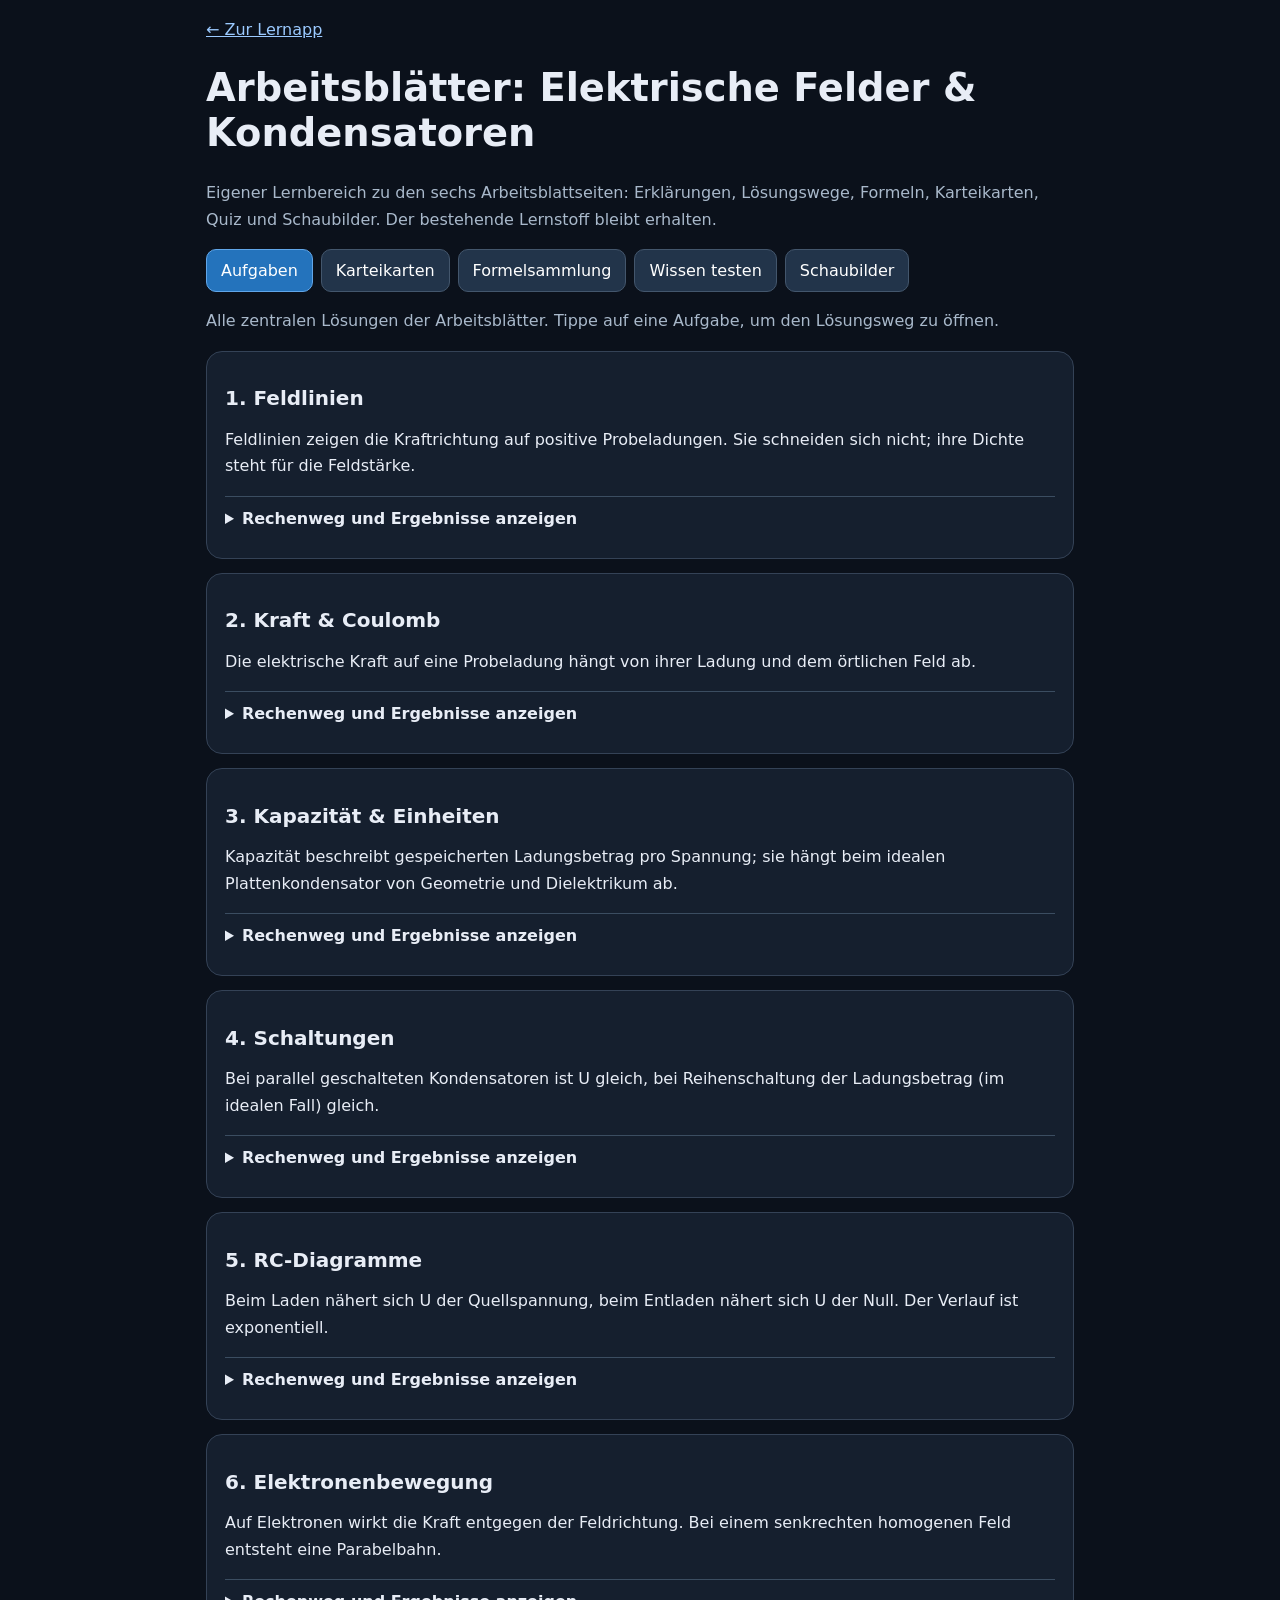
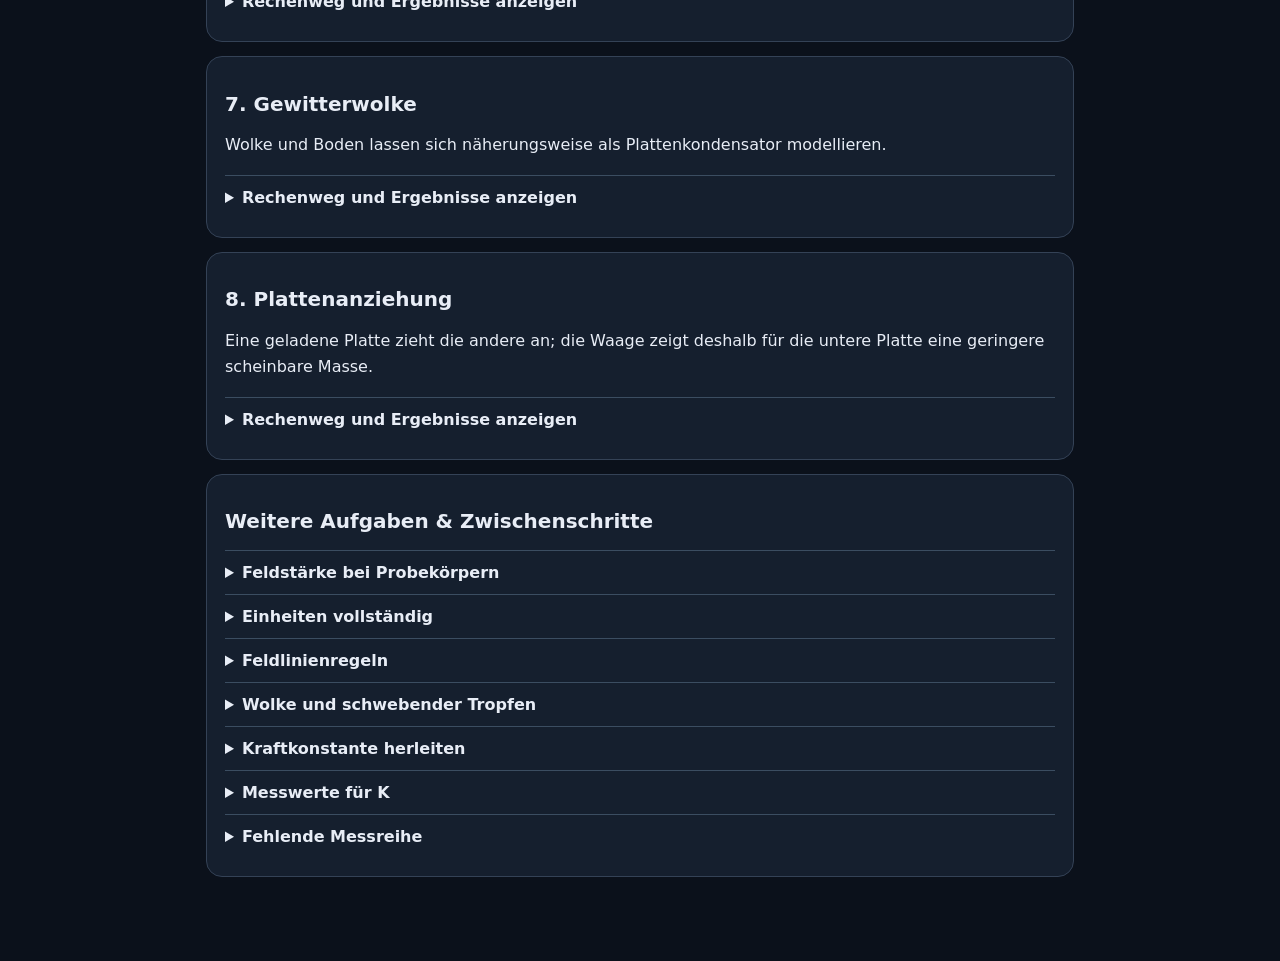
<file: arbeitsblaetter.html>
<!doctype html><html lang="de"><head><meta charset="utf-8"><meta name="viewport" content="width=device-width,initial-scale=1"><title>Arbeitsblätter · Physik Q1</title><style>
:root{color-scheme:dark;font:16px system-ui;background:#0b111b;color:#e8edf6}*{box-sizing:border-box}body{margin:0}main{max-width:900px;margin:auto;padding:20px 16px 70px}a{color:#9bcaff}h1{font-size:clamp(1.6rem,5vw,2.4rem)}h2{font-size:1.25rem}p{line-height:1.65}.muted{color:#a9b9cb}.panel{background:#151f2e;border:1px solid #344256;border-radius:16px;padding:18px;margin:14px 0}.nav{display:flex;gap:8px;flex-wrap:wrap}button{border:1px solid #43566c;border-radius:10px;background:#22344a;color:white;padding:11px 14px;cursor:pointer;font:inherit}button.active,.primary{background:#2473bc;border-color:#61a6e9}button:focus-visible{outline:3px solid #ffce69}input{background:#101927;color:white;border:1px solid #63758b;border-radius:8px;padding:10px;font:inherit;max-width:100%}.card{min-height:185px}.formula{font-size:1.18rem;color:#bce3ff;background:#0c1826;border-radius:10px;padding:12px;margin:10px 0;overflow:auto}details{border-top:1px solid #3b4d61;padding:12px 0}summary{cursor:pointer;font-weight:600}.tag{color:#9bd4ae;font-size:.85rem}svg{width:100%;max-width:560px;height:auto;display:block;margin:10px auto}.quizOption{display:block;width:100%;margin:8px 0;text-align:left}.correct{border-color:#4ec38b}.wrong{border-color:#ef8585}#feedback{min-height:32px}small{color:#b6c4d5}table{width:100%;border-collapse:collapse}td,th{padding:9px;border-bottom:1px solid #394a5f;text-align:left}@media(prefers-reduced-motion:reduce){*{scroll-behavior:auto!important}}.math{font-family:Cambria,"STIX Two Math","Times New Roman",serif;font-size:1.3rem;line-height:1.45;white-space:normal}.frac{display:inline-flex;vertical-align:middle;flex-direction:column;align-items:center;line-height:1.2;margin:0 .14em;font-size:.92em}.frac>span:first-child{border-bottom:1.5px solid currentColor;padding:0 .2em .13em}.frac>span:last-child{padding:.13em .2em 0}.formula td{vertical-align:middle}@media(max-width:520px){.math{font-size:1.08rem}td,th{padding:7px 5px}}</style></head><body><main><a href="index.html">← Zur Lernapp</a><h1>Arbeitsblätter: Elektrische Felder & Kondensatoren</h1><p class="muted">Eigener Lernbereich zu den sechs Arbeitsblattseiten: Erklärungen, Lösungswege, Formeln, Karteikarten, Quiz und Schaubilder. Der bestehende Lernstoff bleibt erhalten.</p><div class="nav" id="tabs"><button class="active" data-view="tasks">Aufgaben</button><button data-view="cards">Karteikarten</button><button data-view="formulas">Formelsammlung</button><button data-view="quiz">Wissen testen</button><button data-view="visuals">Schaubilder</button></div><section id="content" aria-live="polite"></section></main><script>
const topics=[
["Feldlinien","Feldlinien zeigen die Kraftrichtung auf positive Probeladungen. Sie schneiden sich nicht; ihre Dichte steht für die Feldstärke.","Positive zu negative Ladung; zwei negative Ladungen werden nicht durch Feldlinien verbunden. Zwischen idealen parallelen Platten verlaufen Feldlinien parallel.","E = F / |q|","Bei gleichen negativen Ladungen ist E im Mittelpunkt null."],
["Kraft & Coulomb","Die elektrische Kraft auf eine Probeladung hängt von ihrer Ladung und dem örtlichen Feld ab.","Bei Q₁=+1 µC, Q₂=−1 µC und r=2 m ergibt sich F=2,25·10⁻³ N; bei 4 m nur 5,62·10⁻⁴ N.","F = |q| E; F = k |Q₁ Q₂| / r²","Verdoppelter Abstand bedeutet ein Viertel der Kraft."],
["Kapazität & Einheiten","Kapazität beschreibt gespeicherten Ladungsbetrag pro Spannung; sie hängt beim idealen Plattenkondensator von Geometrie und Dielektrikum ab.","Kreisplatten: Durchmesser 25,5 cm → Radius 0,1275 m → A=πr²=0,05107 m²; d=0,0015 m; C=3,01·10⁻¹⁰ F ≈301 pF.","C = Q / U = ε₀ εᵣ A / d","1 µF=1000 nF; 1 nF=1000 pF; 1 pF=10⁻¹² F."],
["Schaltungen","Bei parallel geschalteten Kondensatoren ist U gleich, bei Reihenschaltung der Ladungsbetrag (im idealen Fall) gleich.","Reihe 2 nF und 150 pF → 139,5 pF. Parallel 20 pF und 4 pF →24 pF. Reihe(1 nF,2 nF) parallel 4 nF →4,667 nF. Parallel(10 pF,15 pF) in Reihe mit 50 pF →16,667 pF.","Cparallel = C₁ + C₂; 1 / Creihe = 1 / C₁ + 1 / C₂","Zuerst eindeutig verbundene Teilgruppen zusammenfassen."],
["RC-Diagramme","Beim Laden nähert sich U der Quellspannung, beim Entladen nähert sich U der Null. Der Verlauf ist exponentiell.","Nach einer Zeitkonstante τ=RC: Laden 63,2 % der Endspannung, Entladen 36,8 % der Anfangsspannung. Nach 5τ: 99,3 % bzw. 0,67 %.","Uent(t) = U₀ e^(−t/RC); Ulad(t) = U₀ (1−e^(−t/RC))","Aufladen ist in der App als Zusatzwissen markiert; Entladung bleibt Klausurstoff."],
["Elektronenbewegung","Auf Elektronen wirkt die Kraft entgegen der Feldrichtung. Bei einem senkrechten homogenen Feld entsteht eine Parabelbahn.","E=1000 V/m, Strecke 0,10 m, Start aus Ruhe: a=1,759·10¹⁴ m/s², v=5,93·10⁶ m/s, t=3,37·10⁻⁸ s. Senkrechtes Feld: x maximal 0,20 m bei 0,10 m vertikalem Weg.","a = eE / mₑ; v = √(2as); y = aᵧ x² / (2vₓ²)","Horizontal bleibt vₓ konstant; vertikal steigt der Betrag der Geschwindigkeit."],
["Gewitterwolke","Wolke und Boden lassen sich näherungsweise als Plattenkondensator modellieren.","A=8·10⁶ m², d=400 m, E=1,2·10⁵ V/m: C=1,77·10⁻⁷ F, U=4,8·10⁷ V, Q=8,5 C, W=2,04·10⁸ J. Tropfen Ø2 mm: q≈−3,42·10⁻¹⁰ C.","U=Ed; Q=CU; W=½QU; |q|=mg/E","Bei konstanter Ladung und Fläche bleibt E=Q/(ε₀A) unabhängig vom Abstand."],
["Plattenanziehung","Eine geladene Platte zieht die andere an; die Waage zeigt deshalb für die untere Platte eine geringere scheinbare Masse.","Quadrat a=0,280 m, d=0,006 m: C≈1,16·10⁻¹⁰ F. Messwerte ergeben K≈9,70·10⁻⁹ N/V², Theorie K≈9,64·10⁻⁹ N/V².","F = ½ ε₀ A U² / d² = K U²; K = ½ ε₀ a² / d²","Bei doppelter Spannung wird die Anziehungskraft viermal so groß."]
];
const extra=[
["Feldstärke bei Probekörpern","Q₁=4·10⁻⁹ C, F₁=10⁻³ N → E=F/|Q|=2,5·10⁵ N/C. Im homogenen Feld gilt E₁=E₂=E₄. Für Q₂=2·10⁻⁹ C ist F₂=5·10⁻⁴ N."],
["Einheiten vollständig","5 nF=5·10⁻⁹ F=5000 pF; 0,1 pF=0,0001 nF=10⁻⁷ µF; 3·10⁻⁶ F=3 µF=3·10⁶ pF; 0,020 F=20 000 µF=20 000 000 nF; 5,5 µF=0,0055 mF=5,5·10⁻⁶ F; 1,78 F=1780 mF=1,78·10⁹ nF."],
["Feldlinienregeln","Von + nach −; Pfeil = Kraft auf positive Probeladung; hohe Liniendichte = großes E; keine Schnittpunkte; im elektrostatischen Gleichgewicht senkrecht zu leitenden Oberflächen; im Leiterinneren E=0."],
["Wolke und schwebender Tropfen","r=0,001 m; V=4πr³/3=4,189·10⁻⁹ m³; m=ρV=4,189·10⁻⁶ kg; Fg=mg=4,109·10⁻⁵ N; |q|=Fg/E=3,42·10⁻¹⁰ C. Da E nach unten zeigt, muss q negativ sein."],
["Kraftkonstante herleiten","F=½EQ; E=U/d; Q=CU; C=ε₀a²/d. Daher F=½(U/d)(ε₀a²U/d)=½ε₀a²U²/d². Vergleich mit F=KU² ergibt K=½ε₀a²/d²."],
["Messwerte für K","U: 1100,1900,3000,4000 V; F: 0,012;0,035;0,086;0,154 N. K=F/U²: 9,917;9,695;9,556;9,625 (jeweils ·10⁻⁹ N/V²). Mittel 9,698·10⁻⁹ N/V², Theorie 9,642·10⁻⁹ N/V², relative Abweichung rund 0,6 %."],
["Fehlende Messreihe","Die im dritten Blatt erwähnte Messreihe zur direkten Bestimmung von ε₀ ist nicht abgebildet. Die letzte Kraftmessreihe ermöglicht eine alternative Bestimmung: ε₀=2Kd²/a²≈8,91·10⁻¹² F/m."]
];
const cards=[
["Wohin zeigen Feldlinien?","Von positiven zu negativen Ladungen; bei isolierter negativer Ladung radial nach innen."],
["Was bedeutet Feldliniendichte?","Dichter = stärkeres Feld. Feldlinien schneiden sich nicht."],
["Wie wirkt die Kraft auf ein Elektron?","Entgegen der Feldrichtung, weil qₑ negativ ist."],
["Wie berechnet man E aus F und q?","E=F/|q|; Einheit N/C = V/m."],
["Warum ist E bei neutralem Körper nicht null?","E ist eine Eigenschaft des Feldes, nicht der Probeladung. Nur die einfache Kraft qE ist bei q=0 null."],
["Coulomb: Was passiert bei doppeltem Abstand?","Die Kraft sinkt auf ein Viertel, da F proportional zu 1/r² ist."],
["Was bedeutet C=Q/U?","Kapazität ist der Ladungsbetrag pro Spannung; Einheit Farad."],
["Was steigert die Kapazität?","Größere Fläche, kleinerer Abstand, höheres εᵣ – begrenzt durch Spannungsfestigkeit."],
["Wie addieren sich parallele Kondensatoren?","Cges=C₁+C₂; die Spannung ist gleich."],
["Wie addieren sich Kondensatoren in Reihe?","1/Cges=1/C₁+1/C₂; Cges ist kleiner als jede Einzelkapazität."],
["Was ist τ?","Zeitkonstante τ=RC, Einheit Sekunden."],
["Wie viel U bleibt nach τ beim Entladen?","U(τ)=U₀/e≈36,8 %."],
["Warum wird die Entladung langsamer?","Mit sinkender Kondensatorspannung sinkt die Spannung über dem Widerstand und damit der Entladestrom."],
["Wie berechnet man die Elektronenbeschleunigung?","Betrag a=eE/mₑ; Richtung entgegen E."],
["Warum entsteht im Querfeld eine Parabel?","Horizontal vₓ konstant, vertikal gleichmäßig beschleunigt; y∝x²."],
["Wolke: Was passiert mit E bei konstantem Q und A, wenn d sinkt?","E=Q/(ε₀A) bleibt im idealen Modell konstant; U sinkt."],
["Wie berechnet man Kondensatorenergie?","W=½CU²=½QU."],
["Wie misst die Waage die Plattenanziehung?","Über die Abnahme der angezeigten Masse: F=(m₀−mU)g."],
["Warum ist F proportional zu U²?","F=½ε₀A U²/d², bei konstantem A und d."],
["Wie lautet die Formel für ε₀ aus K?","ε₀=2Kd²/a² bei quadratischen Platten."]
];
const quiz=[
["Zwei gleich große negative Ladungen: Feld im Mittelpunkt?",["E=0","E maximal","Feldlinien kreuzen sich"],0,"Die gleich großen Feldvektoren sind entgegengesetzt."],
["Welche Größe bleibt bei einer Parallelschaltung gleich?",["Ladung","Spannung","Kapazität"],1,"Alle Zweige liegen an denselben zwei Knoten."],
["Nach τ beim Entladen verbleiben …",["63,2 %","36,8 %","0 %"],1,"e⁻¹≈0,368."],
["Bei doppeltem Abstand zweier Punktladungen ist F …",["doppelt","halbiert","geviertelt"],2,"F∝1/r²."],
["Ein Elektron im Feld nach oben wird beschleunigt …",["nach oben","nach unten","nicht"],1,"Die negative Ladung kehrt die Kraftrichtung um."],
["Bei konstantem Q und A sinkt der Plattenabstand. E …",["bleibt gleich","steigt","fällt"],0,"Im idealen Kondensator E=Q/(ε₀A)."],
["Reihe aus 2 nF und 0,15 nF ergibt ungefähr …",["2,15 nF","0,140 nF","1,85 nF"],1,"C=(2·0,15)/(2+0,15) nF."],
["Verdoppelte Spannung bei festem Abstand: Plattenkraft …",["verdoppelt","vervierfacht","bleibt"],1,"F=KU²."]
];
const formulas=[["Feldkraft","F=|q|E"],["Feldstärke","E=F/|q|=U/d"],["Coulomb","F=k|Q₁Q₂|/r²"],["Kapazität","C=Q/U"],["Plattenkondensator","C=ε₀εᵣA/d"],["Ladung","Q=CU"],["Energie","W=½CU²=½QU"],["Parallelschaltung","Cges=ΣCᵢ"],["Reihenschaltung","1/Cges=Σ(1/Cᵢ)"],["Zeitkonstante","τ=RC"],["Entladen","U(t)=U₀e^(−t/RC)"],["Laden (Zusatzwissen)","U(t)=U₀(1−e^(−t/RC))"],["Beschleunigung","a=eE/mₑ"],["Bewegung aus Ruhe","v=√(2as); s=½at²"],["Querfeld","y=aᵧx²/(2vₓ²)"],["Plattenanziehung","F=½ε₀AU²/d²"],["Kraftkonstante","K=F/U²=½ε₀a²/d²"],["Feldkonstante aus Messung","ε₀=2Kd²/a²"]];
let view="tasks",cardIndex=0,quizIndex=0,shown=false;const el=document.getElementById("content");function esc(s){return String(s).replace(/[&<>"]/g,c=>({"&":"&amp;","<":"&lt;",">":"&gt;",'"':"&quot;"}[c]));}
function mathHTML(raw){const f=(a,b)=>'<span class="frac"><span>'+esc(a)+'</span><span>'+esc(b)+'</span></span>';const overrides={
'F=|q|E':'F = |q| · E',
'E=F/|q|=U/d':'E = '+f('F','|q|')+' = '+f('U','d'),
'F=k|Q₁Q₂|/r²':'F = k · '+f('|Q₁ · Q₂|','r²'),
'C=Q/U':'C = '+f('Q','U'),
'C=ε₀εᵣA/d':'C = '+f('ε₀ · εᵣ · A','d'),
'Q=CU':'Q = C · U',
'W=½CU²=½QU':'W = '+f('C · U²','2')+' = '+f('Q · U','2'),
'Cges=ΣCᵢ':'Cges = Σ Cᵢ',
'1/Cges=Σ(1/Cᵢ)':f('1','Cges')+' = Σ '+f('1','Cᵢ'),
'τ=RC':'τ = R · C',
'U(t)=U₀e^(−t/RC)':'U(t) = U₀ · e<sup>−t/(R · C)</sup>',
'U(t)=U₀(1−e^(−t/RC))':'U(t) = U₀ · (1 − e<sup>−t/(R · C)</sup>)',
'a=eE/mₑ':'a = '+f('e · E','mₑ'),
'v=√(2as); s=½at²':'v = √(2 · a · s); s = '+f('a · t²','2'),
'y=aᵧx²/(2vₓ²)':'y = '+f('aᵧ · x²','2 · vₓ²'),
'F=½ε₀AU²/d²':'F = '+f('ε₀ · A · U²','2 · d²'),
'K=F/U²=½ε₀a²/d²':'K = '+f('F','U²')+' = '+f('ε₀ · a²','2 · d²'),
'ε₀=2Kd²/a²':'ε₀ = '+f('2 · K · d²','a²'),
'E = F / |q|':'E = '+f('F','|q|'),
'F = |q| E; F = k |Q₁ Q₂| / r²':'F = |q| · E; F = k · '+f('|Q₁ · Q₂|','r²'),
'C = Q / U = ε₀ εᵣ A / d':'C = '+f('Q','U')+' = '+f('ε₀ · εᵣ · A','d'),
'Cparallel = C₁ + C₂; 1 / Creihe = 1 / C₁ + 1 / C₂':'Cparallel = C₁ + C₂; '+f('1','Creihe')+' = '+f('1','C₁')+' + '+f('1','C₂')
};return '<span class="math">'+(overrides[raw]||esc(raw))+'</span>';}
function render(){document.querySelectorAll("[data-view]").forEach(b=>b.classList.toggle("active",b.dataset.view===view));
if(view==="tasks"){el.innerHTML='<p class="muted">Alle zentralen Lösungen der Arbeitsblätter. Tippe auf eine Aufgabe, um den Lösungsweg zu öffnen.</p>'+topics.map((t,i)=>'<div class="panel"><h2>'+(i+1)+'. '+esc(t[0])+'</h2><p>'+esc(t[1])+'</p><details><summary>Rechenweg und Ergebnisse anzeigen</summary><p>'+esc(t[2])+'</p><div class="formula">'+mathHTML(t[3])+'</div><p class="tag">'+esc(t[4])+'</p></details></div>').join("")+'<div class="panel"><h2>Weitere Aufgaben & Zwischenschritte</h2>'+extra.map(e=>'<details><summary>'+esc(e[0])+'</summary><p>'+esc(e[1])+'</p></details>').join("")+'</div>';}
if(view==="cards"){const c=cards[cardIndex];el.innerHTML='<div class="panel card"><small>Karte '+(cardIndex+1)+' / '+cards.length+'</small><h2>'+esc(c[0])+'</h2>'+(shown?'<p>'+esc(c[1])+'</p>':'<p class="muted">Überlege zuerst selbst.</p>')+'</div><div class="nav"><button id="prev">← Vorherige</button><button class="primary" id="flip">'+(shown?"Antwort verbergen":"Antwort zeigen")+'</button><button id="next">Nächste →</button></div>';document.getElementById("flip").onclick=()=>{shown=!shown;render()};document.getElementById("prev").onclick=()=>{cardIndex=(cardIndex+cards.length-1)%cards.length;shown=false;render()};document.getElementById("next").onclick=()=>{cardIndex=(cardIndex+1)%cards.length;shown=false;render()};}
if(view==="formulas"){el.innerHTML='<div class="panel"><h2>Formelliste</h2><p class="muted">Größen stets in SI-Einheiten einsetzen: m, s, C, V, N, F.</p><table><thead><tr><th>Größe</th><th>Formel</th></tr></thead><tbody>'+formulas.map(f=>'<tr><td>'+esc(f[0])+'</td><td>'+mathHTML(f[1])+'</td></tr>').join("")+'</tbody></table><p>Konstanten: ε₀≈8,854·10⁻¹² F/m; e≈1,602·10⁻¹⁹ C; mₑ≈9,109·10⁻³¹ kg; g≈9,81 m/s²; k≈8,99·10⁹ Nm²/C².</p></div>';}
if(view==="quiz"){const q=quiz[quizIndex];el.innerHTML='<div class="panel"><small>Frage '+(quizIndex+1)+' / '+quiz.length+'</small><h2>'+esc(q[0])+'</h2>'+q[1].map((a,i)=>'<button class="quizOption" data-answer="'+i+'">'+esc(a)+'</button>').join('')+'<p id="feedback" role="status"></p><button id="nextq">Nächste Frage →</button></div>';document.querySelectorAll("[data-answer]").forEach(b=>b.onclick=()=>{const correct=Number(b.dataset.answer)===q[2];b.classList.add(correct?"correct":"wrong");document.getElementById("feedback").textContent=(correct?"Richtig. ":"Noch nicht richtig. ")+q[3];document.querySelectorAll("[data-answer]").forEach(x=>x.disabled=true)});document.getElementById("nextq").onclick=()=>{quizIndex=(quizIndex+1)%quiz.length;render()};}
if(view==="visuals"){el.innerHTML='<div class="panel"><h2>Homogenes Feld</h2><svg viewBox="0 0 500 160" role="img" aria-label="Feldlinien von positiver zu negativer Platte"><rect x="45" y="12" width="20" height="136" fill="#e0a66d"/><rect x="435" y="12" width="20" height="136" fill="#8cb5e8"/><text x="50" y="85" fill="#111" text-anchor="middle">+</text><text x="445" y="85" fill="#111" text-anchor="middle">−</text>'+[35,65,95,125].map(y=>'<path d="M75 '+y+' H425" stroke="#7ad6bc" stroke-width="2"/><path d="M417 '+(y-5)+' l9 5 -9 5" fill="none" stroke="#7ad6bc" stroke-width="2"/>').join('')+'</svg><p>Eine positive Probeladung erfährt die Kraft nach rechts, ein Elektron nach links.</p></div><div class="panel"><h2>Elektron im Querfeld</h2><svg viewBox="0 0 500 200" role="img" aria-label="Elektron fliegt nach rechts und wird parabelförmig nach unten abgelenkt"><rect x="65" y="15" width="400" height="9" fill="#8cb5e8"/><rect x="65" y="170" width="400" height="9" fill="#e0a66d"/><text x="260" y="13" fill="#e8edf6">−</text><text x="260" y="195" fill="#e8edf6">+</text>'+[110,180,250,320,390].map(x=>'<path d="M'+x+' 153 V43 m-5 9 l5 -9 5 9" fill="none" stroke="#74c8a3" stroke-width="2"/>').join('')+'<path d="M20 35 Q220 35 450 156" stroke="#f6b96d" stroke-width="4" fill="none"/><circle cx="20" cy="35" r="6" fill="#8cc8ff"/></svg><p>Die elektrische Feldrichtung zeigt nach oben, die Elektronenkraft nach unten. Die Bahn ist parabelförmig.</p></div><div class="panel"><h2>RC-Laden und Entladen</h2><svg viewBox="0 0 500 210" role="img" aria-label="Exponentielle Lade- und Entladekurven"><path d="M45 15 V175 H475" stroke="#a9b9cb" stroke-width="2" fill="none"/><path id="charge" fill="none" stroke="#79d4a4" stroke-width="3"/><path id="discharge" fill="none" stroke="#efaa70" stroke-width="3"/><text x="50" y="12" fill="white">U</text><text x="480" y="180" fill="white">t</text><text x="300" y="35" fill="#79d4a4">Laden</text><text x="300" y="140" fill="#efaa70">Entladen</text></svg><p>Nach τ=RC: Laden 63,2 %, Entladen 36,8 %. Die Kurven nähern sich ihren Grenzwerten asymptotisch.</p></div>';const pts=fn=>Array.from({length:101},(_,i)=>{const t=i/20;return (i?'L':'M')+(45+i*4.2).toFixed(1)+' '+(175-150*fn(t)).toFixed(1)}).join(' ');document.getElementById("charge").setAttribute("d",pts(t=>1-Math.exp(-t)));document.getElementById("discharge").setAttribute("d",pts(t=>Math.exp(-t)));}}
document.querySelectorAll("[data-view]").forEach(b=>b.onclick=()=>{view=b.dataset.view;render()});render();
</script></body></html>
</file>
